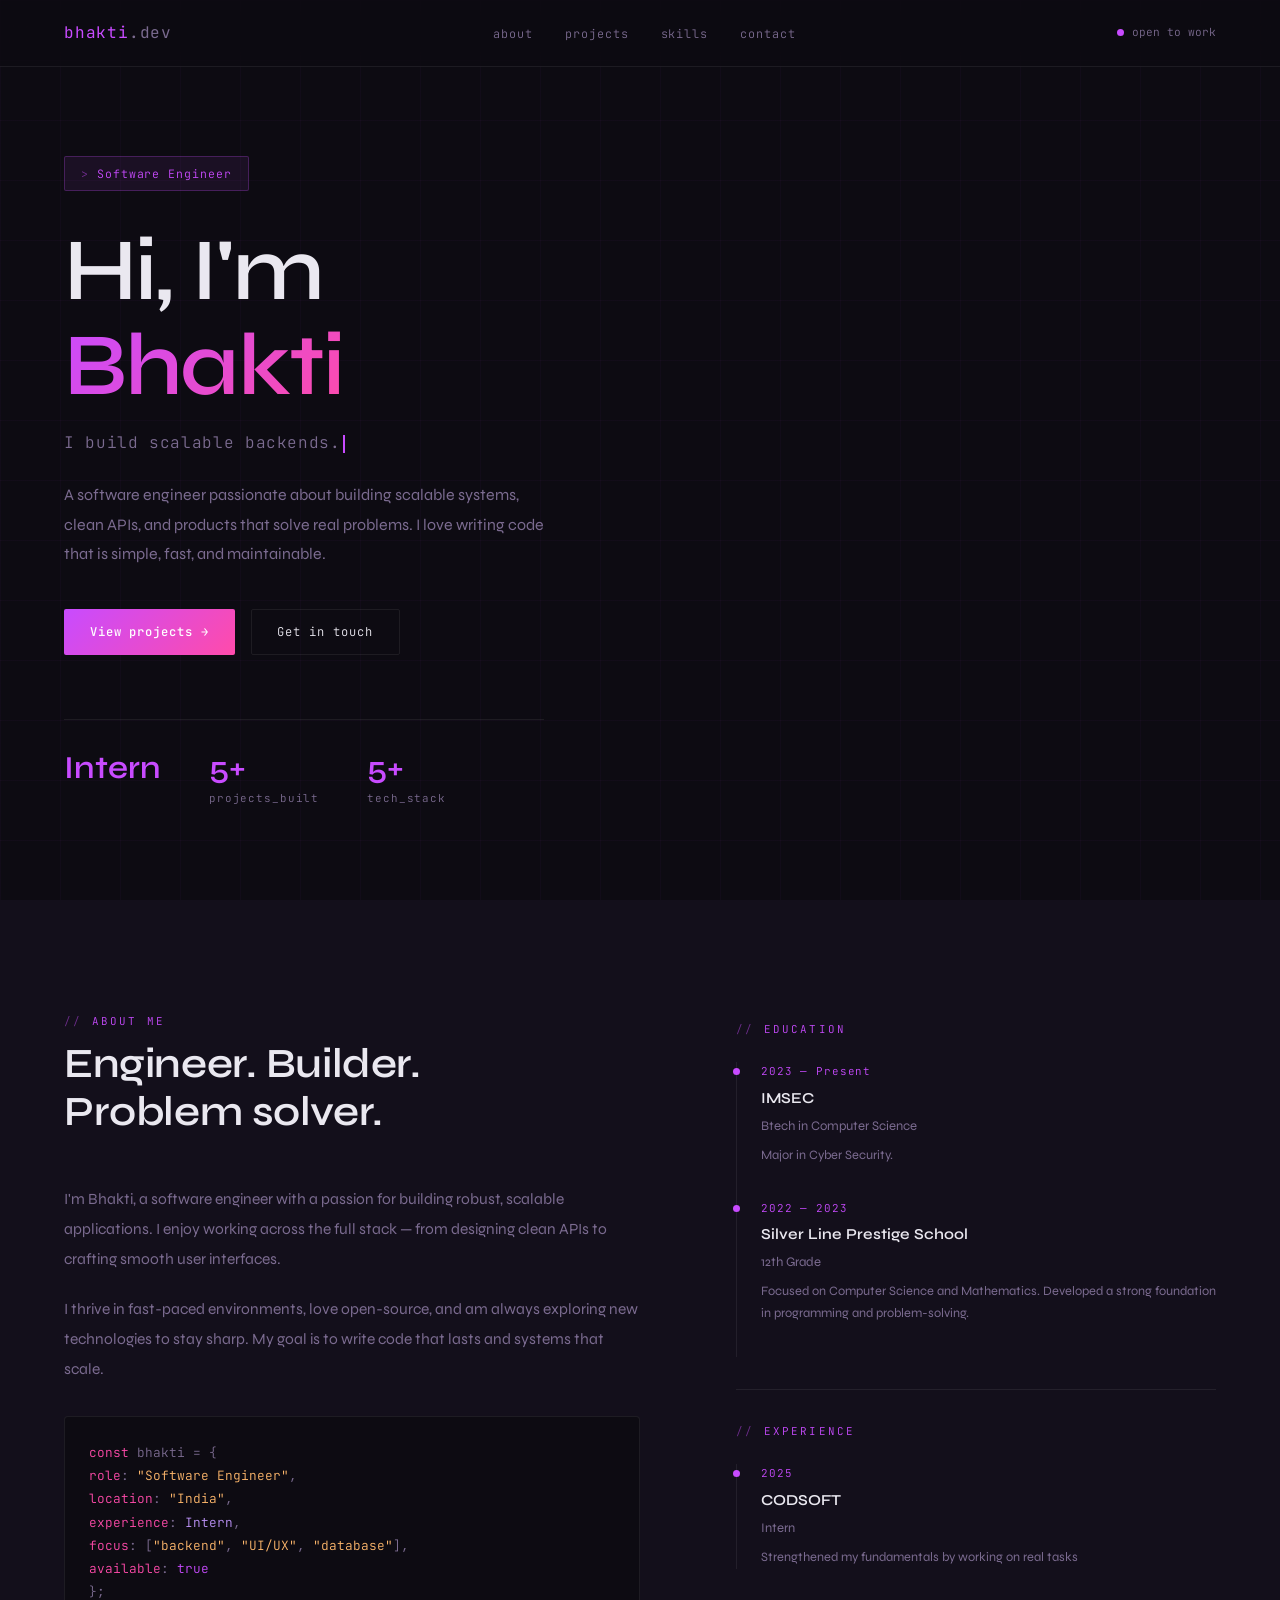
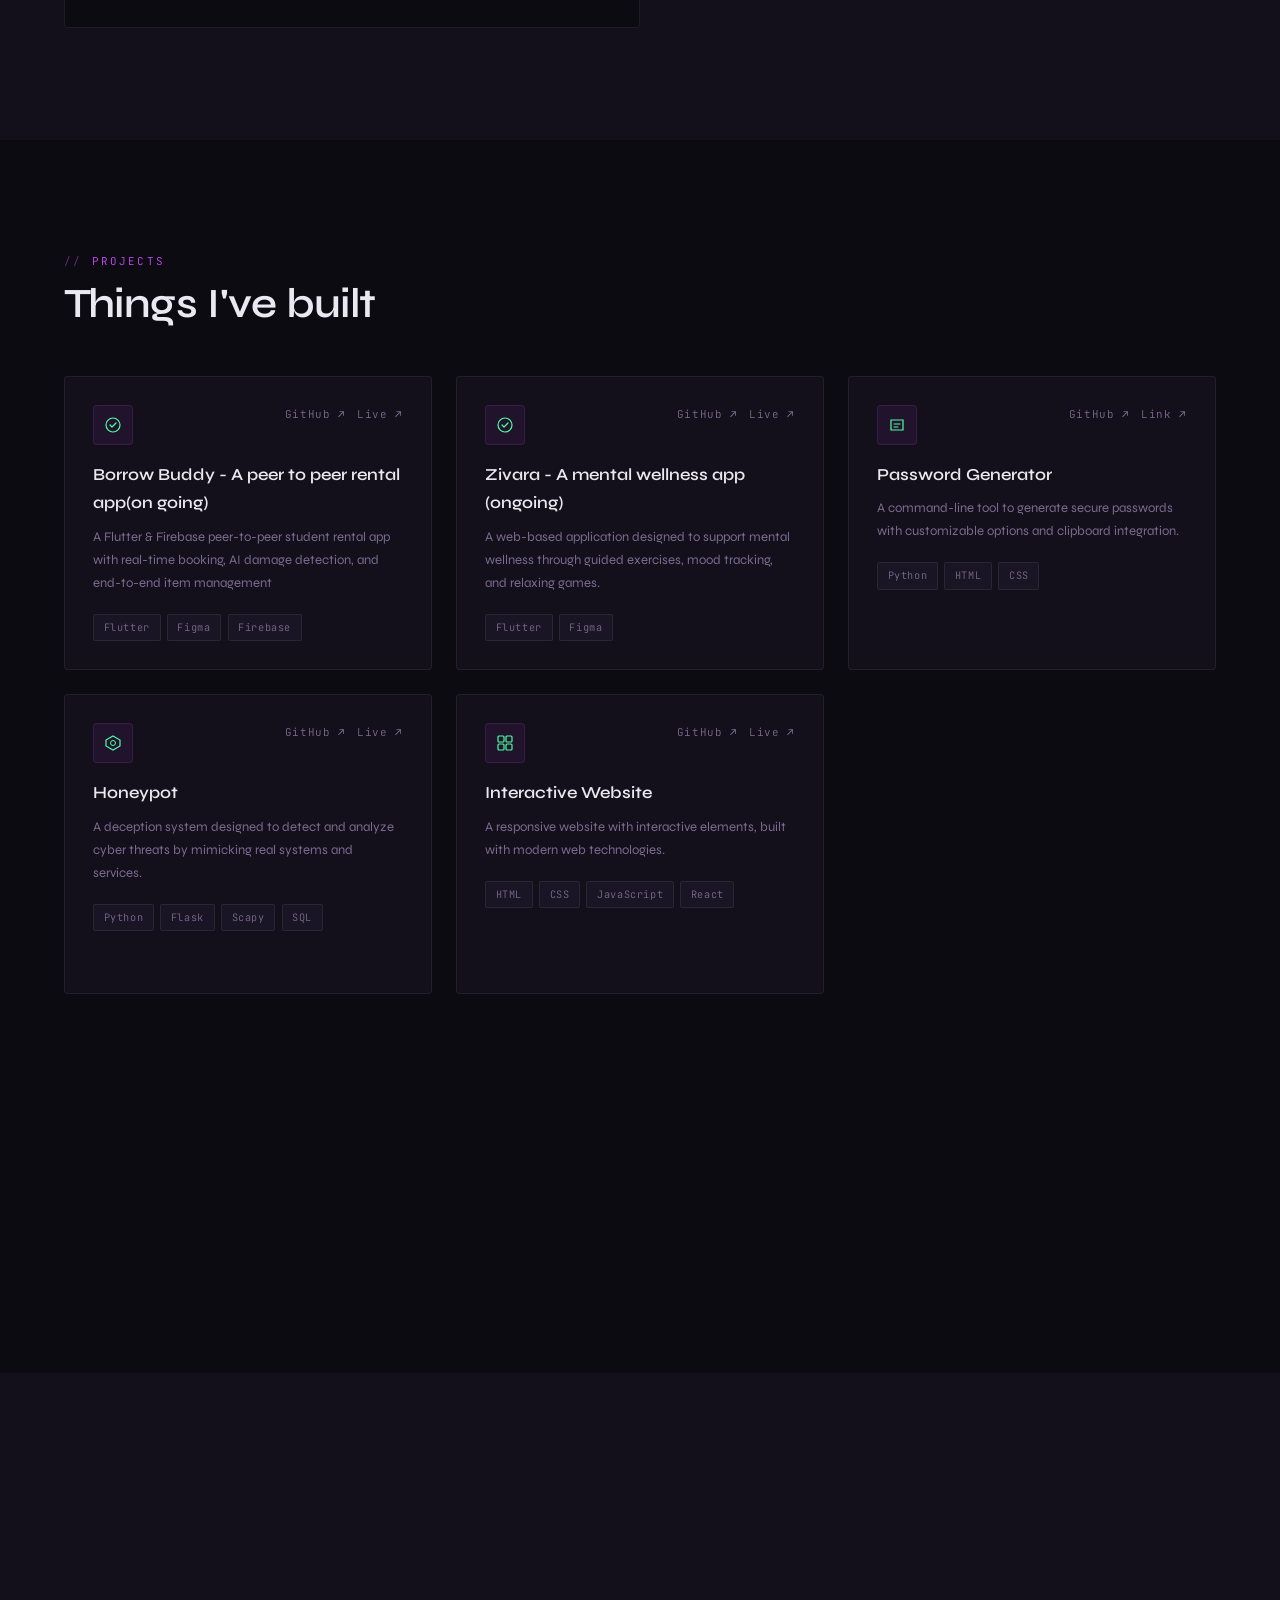
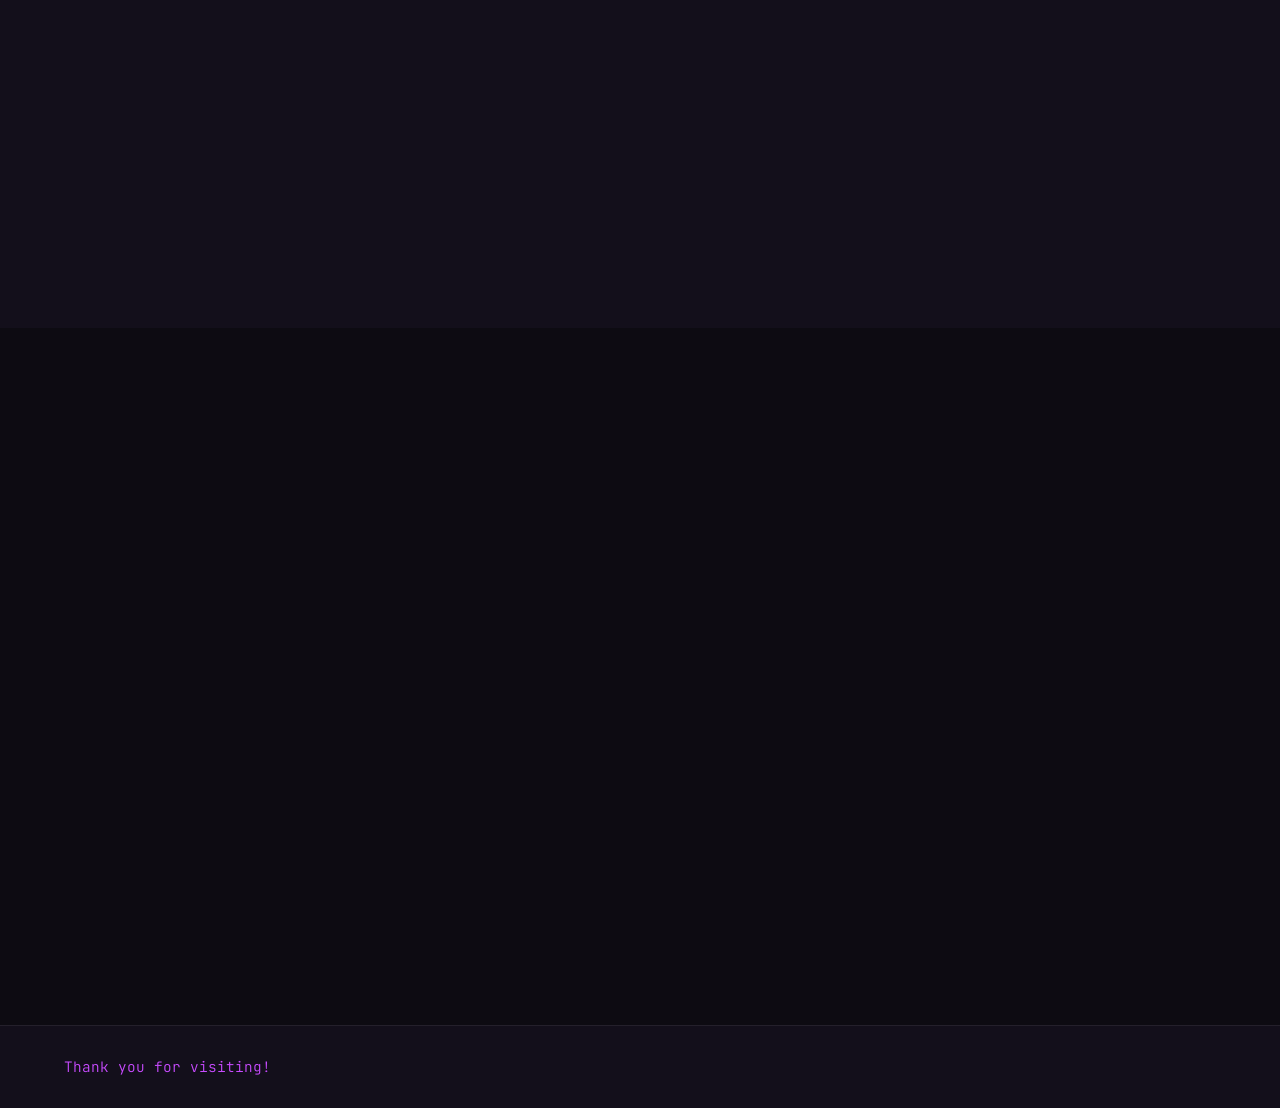
<file: index.html>
<!DOCTYPE html>
<html lang="en">
<head>
<meta charset="UTF-8" />
<meta name="viewport" content="width=device-width, initial-scale=1.0"/>
<title>Bhakti — Software Engineer</title>
<link href="https://fonts.googleapis.com/css2?family=JetBrains+Mono:wght@300;400;500&family=Syne:wght@300;400;600&display=swap" rel="stylesheet"/>
<link rel="Stylesheet" href="style.css">
</head>
<body>

<!-- NAV -->
<nav>
  <div class="nav-logo">bhakti<span>.dev</span></div>
  <ul class="nav-links" id="navLinks">
    <li><a href="#about" onclick="closeMenu()">about</a></li>
    <li><a href="#projects" onclick="closeMenu()">projects</a></li>
    <li><a href="#skills" onclick="closeMenu()">skills</a></li>
    <li><a href="#contact" onclick="closeMenu()">contact</a></li>
  </ul>
  <div class="nav-status">
    <div class="status-dot"></div>
    open to work
  </div>
  <button class="hamburger" onclick="toggleMenu()" aria-label="Menu">
    <span></span><span></span><span></span>
  </button>
</nav>

<!-- HERO -->
<section id="hero">
  <div class="hero-inner">
    <div class="hero-tag">Software Engineer</div>
    <h1 class="hero-name">
      Hi, I'm<br><span class="highlight">Bhakti</span>
    </h1>
    <div class="hero-role">
      I build <span id="typed"></span><span class="cursor"></span>
    </div>
    <p class="hero-desc">A software engineer passionate about building scalable systems, clean APIs, and products that solve real problems. I love writing code that is simple, fast, and maintainable.</p>
    <div class="hero-buttons">
      <a href="#projects" class="btn-accent">View projects →</a>
      <a href="#contact" class="btn-outline">Get in touch</a>
    </div>
    <div class="hero-stats">
      <div>
        <div class="hero-stat-num">Intern</div>
      </div>
      <div>
        <div class="hero-stat-num">5+</div>
        <div class="hero-stat-label">projects_built</div>
      </div>
      <div>
        <div class="hero-stat-num">5+</div>
        <div class="hero-stat-label">tech_stack</div>
      </div>
    </div>
  </div>
</section>

<!-- ABOUT -->
<section id="about">
  <div class="about-grid">
    <div class="fade-in">
      <p class="section-label">about me</p>
      <h2 class="section-title">Engineer. Builder.<br>Problem solver.</h2>
      <p class="about-body">I'm Bhakti, a software engineer with a passion for building robust, scalable applications. I enjoy working across the full stack — from designing clean APIs to crafting smooth user interfaces.</p>
      <p class="about-body">I thrive in fast-paced environments, love open-source, and am always exploring new technologies to stay sharp. My goal is to write code that lasts and systems that scale.</p>
      <div class="about-code">
        <span class="code-line"><span class="code-key">const</span> bhakti = {</span>
        <span class="code-line">  <span class="code-key">role</span>: <span class="code-str">"Software Engineer"</span>,</span>
        <span class="code-line">  <span class="code-key">location</span>: <span class="code-str">"India"</span>,</span>
        <span class="code-line">  <span class="code-key">experience</span>: <span class="code-num">Intern</span>,</span>
        <span class="code-line">  <span class="code-key">focus</span>: [<span class="code-str">"backend"</span>, <span class="code-str">"UI/UX"</span>, <span class="code-str">"database"</span>],</span>
        <span class="code-line">  <span class="code-key">available</span>: <span class="code-val">true</span></span>
        <span class="code-line">};</span>
      </div>
    </div>

    <div class="fade-in about-right">

      <!-- EDUCATION -->
      <p class="section-label" style="margin-bottom:1.5rem">Education</p>
      <div class="exp-item">
        <div class="exp-date">2023 — Present</div>
        <div class="exp-company">IMSEC</div>
        <div class="exp-role">Btech in Computer Science</div>
        <div class="exp-desc">Major in Cyber Security.</div>
      </div>
      <div class="exp-item">
        <div class="exp-date">2022 — 2023</div>
        <div class="exp-company">Silver Line Prestige School</div>
        <div class="exp-role">12th Grade</div>
        <div class="exp-desc">Focused on Computer Science and Mathematics. Developed a strong foundation in programming and problem-solving.</div>
      </div>

      <!-- DIVIDER -->
      <hr class="timeline-divider" />

      <!-- EXPERIENCE -->
      <p class="section-label" style="margin-bottom:1.5rem">Experience</p>
      <div class="exp-item">
        <div class="exp-date">2025</div>
        <div class="exp-company">CODSOFT</div>
        <div class="exp-role">Intern</div>
        <div class="exp-desc">Strengthened my fundamentals by working on real tasks</div>
      </div>

    </div>
  </div>
</section>

<!-- PROJECTS -->
<section id="projects">
  <p class="section-label fade-in">projects</p>
  <h2 class="section-title fade-in">Things I've built</h2>
  <div class="projects-grid">
    <div class="project-card fade-in">
      <div class="project-header">
        <div class="project-icon">
          <svg viewBox="0 0 18 18" fill="none"><circle cx="9" cy="9" r="7" stroke="#4AFFA3" stroke-width="1.2"/><path d="M6 9l2 2 4-4" stroke="#4AFFA3" stroke-width="1.2" stroke-linecap="round" stroke-linejoin="round"/></svg>
        </div>
        <div class="project-links">
          <a href="#">GitHub ↗</a>
          <a href="#">Live ↗</a>
        </div>
      </div>
      <div class="project-name">Borrow Buddy - A peer to peer rental app(on going)</div>
      <p class="project-desc">A Flutter & Firebase peer-to-peer student rental app with real-time booking, AI damage detection, and end-to-end item management</p>
      <div class="tech-stack">
        <span class="tech-tag">Flutter</span>
        <span class="tech-tag">Figma</span>
        <span class="tech-tag">Firebase</span>
      </div>
    </div>


    

    <div class="project-card fade-in">
      <div class="project-header">
        <div class="project-icon">
          <svg viewBox="0 0 18 18" fill="none"><circle cx="9" cy="9" r="7" stroke="#4AFFA3" stroke-width="1.2"/><path d="M6 9l2 2 4-4" stroke="#4AFFA3" stroke-width="1.2" stroke-linecap="round" stroke-linejoin="round"/></svg>
        </div>
        <div class="project-links">
          <a href="#">GitHub ↗</a>
          <a href="#">Live ↗</a>
        </div>
      </div>
      <div class="project-name">Zivara - A mental wellness app (ongoing)</div>
      <p class="project-desc">A web-based application designed to support mental wellness through guided exercises, mood tracking, and relaxing games.</p>
      <div class="tech-stack">
        <span class="tech-tag">Flutter</span>
        <span class="tech-tag">Figma</span>
      </div>
    </div>

    <div class="project-card fade-in">
      <div class="project-header">
        <div class="project-icon">
          <svg viewBox="0 0 18 18" fill="none"><path d="M3 4h12v10H3z" stroke="#4AFFA3" stroke-width="1.2" rx="1"/><path d="M6 8h6M6 11h4" stroke="#4AFFA3" stroke-width="1" stroke-linecap="round"/></svg>
        </div>
        <div class="project-links">
          <a href="https://github.com/chaudharybhakti0-bot/Password-Generator">GitHub ↗</a>
          <a href="#">Link ↗</a>
        </div>
      </div>
      <div class="project-name">Password Generator</div>
      <p class="project-desc">A command-line tool to generate secure passwords with customizable options and clipboard integration.</p>
      <div class="tech-stack">
        <span class="tech-tag">Python</span>
        <span class="tech-tag">HTML</span>
        <span class="tech-tag">CSS</span>
      </div>
    </div>

    <div class="project-card fade-in">
      <div class="project-header">
        <div class="project-icon">
          <svg viewBox="0 0 18 18" fill="none"><polygon points="9,2 16,6 16,12 9,16 2,12 2,6" stroke="#4AFFA3" stroke-width="1.2" fill="none"/><circle cx="9" cy="9" r="2.5" stroke="#4AFFA3" stroke-width="1"/></svg>
        </div>
        <div class="project-links">
          <a href="https://github.com/chaudharybhakti0-bot/Honeypot">GitHub ↗</a>
          <a href="https://chaudharybhakti0-bot.github.io/Honeypot/">Live ↗</a>
        </div>
      </div>
      <div class="project-name">Honeypot</div>
      <p class="project-desc">A deception system designed to detect and analyze cyber threats by mimicking real systems and services.</p>
      <div class="tech-stack">
        <span class="tech-tag">Python</span>
        <span class="tech-tag">Flask</span>
        <span class="tech-tag">Scapy</span>
        <span class="tech-tag">SQL</span>
      </div>
    </div>

    <div class="project-card fade-in">
      <div class="project-header">
        <div class="project-icon">
          <svg viewBox="0 0 18 18" fill="none"><rect x="2" y="2" width="6" height="6" rx="1" stroke="#4AFFA3" stroke-width="1.2"/><rect x="10" y="2" width="6" height="6" rx="1" stroke="#4AFFA3" stroke-width="1.2"/><rect x="2" y="10" width="6" height="6" rx="1" stroke="#4AFFA3" stroke-width="1.2"/><rect x="10" y="10" width="6" height="6" rx="1" stroke="#4AFFA3" stroke-width="1.2"/></svg>
        </div>
        <div class="project-links">
          <a href="https://github.com/chaudharybhakti0-bot/bhakti_Portfolio">GitHub ↗</a>
          <a href="https://chaudharybhakti0-bot.github.io/bhakti_Portfolio/">Live ↗</a>
        </div>
      </div>
      <div class="project-name">Interactive Website</div>
      <p class="project-desc">A responsive website with interactive elements, built with modern web technologies.</p>
      <div class="tech-stack">
        <span class="tech-tag">HTML</span>
        <span class="tech-tag">CSS</span>
        <span class="tech-tag">JavaScript</span>
        <span class="tech-tag">React</span>
      </div>
    </div>

    <div class="project-card fade-in">
      <div class="project-header">
        <div class="project-icon">
          <svg viewBox="0 0 18 18" fill="none"><path d="M9 2v14M2 9h14" stroke="#4AFFA3" stroke-width="1.2" stroke-linecap="round"/><circle cx="9" cy="9" r="3" stroke="#4AFFA3" stroke-width="1"/></svg>
        </div>
        <div class="project-links">
          <a href="https://github.com/chaudharybhakti0-bot/text-generator/blob/main/README.md">GitHub ↗</a>
          <a href="https://chaudharybhakti0-bot.github.io/text-generator/">Live ↗</a>
        </div>
      </div>
      <div class="project-name">Text Generator</div>
      <p class="project-desc">A tool that generates and manipulates text using string processing techniques, built with a clean web interface.</p>
      <div class="tech-stack">
        <span class="tech-tag">Python</span>
        <span class="tech-tag">Flask</span>
        <span class="tech-tag">String Manipulation</span>
        <span class="tech-tag">React</span>
      </div>
    </div>
    <div class="project-card fade-in">
      <div class="project-header">
        <div class="project-icon">
          <svg viewBox="0 0 18 18" fill="none"><rect x="2" y="2" width="14" height="14" rx="2" stroke="#4AFFA3" stroke-width="1.2"/><path d="M5 9h8M5 6h5M5 12h6" stroke="#4AFFA3" stroke-width="1" stroke-linecap="round"/></svg>
        </div>
        <div class="project-links">
          <a href="https://github.com/chaudharybhakti0-bot/Expense-Ledger/blob/main/README.md">GitHub ↗</a>
          <a href="https://chaudharybhakti0-bot.github.io/Expense-Ledger/" >Live ↗</a>
        </div>
      </div>
      <div class="project-name">Expense Ledger </div>
      <p class="project-desc">Tracks income and expenses with real-time balance, category insights, and local storage support.
</p>
      <div class="tech-stack">
        <span class="tech-tag">HTML</span>
        <span class="tech-tag">CSS</span>
      </div>
    </div>
    <div class="project-card fade-in">
      <div class="project-header">
        <div class="project-icon">
          <svg viewBox="0 0 18 18" fill="none"><rect x="2" y="2" width="14" height="14" rx="2" stroke="#4AFFA3" stroke-width="1.2"/><path d="M5 9h8M5 6h5M5 12h6" stroke="#4AFFA3" stroke-width="1" stroke-linecap="round"/></svg>
        </div>
        <div class="project-links">
          <a href="https://github.com/chaudharybhakti0-bot/Task-Management">GitHub ↗</a>
          <a href="https://chaudharybhakti0-bot.github.io/Task-Management/">Live ↗</a>
        </div>
      </div>
      <div class="project-name">Task Managemnt</div>
      <p class="project-desc">Focusly turns student chaos into clarity — one task at a time.
</p>
      <div class="tech-stack">
        <span class="tech-tag">HTML</span>
        <span class="tech-tag">CSS</span>
        <span class="tech-tag">Java Script</span>
      </div>
    </div>

  </div>
</section>

<!-- SKILLS -->
<section id="skills">
  <p class="section-label fade-in">skills</p>
  <h2 class="section-title fade-in">Tech stack</h2>
  <div class="skills-grid">
    <div class="skill-category fade-in">
      <div class="skill-cat-title">Languages</div>
      <div class="skill-pills">
        <span class="skill-pill">Java</span>
        <span class="skill-pill">Python</span>
      </div>
    </div>
    <div class="skill-category fade-in">
      <div class="skill-cat-title">Frontend</div>
      <div class="skill-pills">
        <span class="skill-pill">JavaScript</span>
        <span class="skill-pill">HTML</span>
        <span class="skill-pill">CSS</span>
      </div>
    </div>
    <div class="skill-category fade-in">
      <div class="skill-cat-title">Databases</div>
      <div class="skill-pills">
        <span class="skill-pill">MySQL</span>
      </div>
    </div>
    <div class="skill-category fade-in">
      <div class="skill-cat-title">Tools</div>
      <div class="skill-pills">
        <span class="skill-pill">Git</span>
        <span class="skill-pill">VS Code</span>
        <span class="skill-pill">Figma</span>
      </div>
    </div>
  </div>
</section>

<!-- CONTACT -->
<section id="contact">
  <div class="contact-layout">
    <div class="fade-in">
      <p class="section-label">contact</p>
      <h2 class="section-title">Let's build<br>something together</h2>
      <p class="contact-body">Have an interesting project, a job opportunity, or just want to talk tech? My inbox is always open — I try to respond within 24 hours.</p>
      <a href="mailto:chaudharybhakti0@gmail.com" class="contact-email-link">
  Email Me
</a>
      <div class="social-row">
        <a href="https://github.com/chaudharybhakti0-bot">GitHub ↗</a>
        <a href="https://www.linkedin.com/in/bhakti-chaudhary-361678294/">LinkedIn ↗</a>
        <a href="https://leetcode.com/u/fA9lhBSCs5/">Leetcode ↗</a>
        <a href="https://www.canva.com/design/DAHD87jPV5U/XXqPPgFeUdNG_igttcx51A/edit?utm_content=DAHD87jPV5U&utm_campaign=designshare&utm_medium=link2&utm_source=sharebutton">Resume ↗</a>
      </div>
    </div>
    <div class="fade-in">
      <div class="contact-form">
        <div class="form-group">
          <label for="name">name</label>
          <input type="text" id="name" placeholder="Your name" />
        </div>
        <div class="form-group">
          <label for="email">email</label>
          <input type="email" id="email" placeholder="your@email.com" />
        </div>
        <div class="form-group">
          <label for="subject">subject</label>
          <input type="text" id="subject" placeholder="What's this about?" />
        </div>
        <div class="form-group">
          <label for="message">message</label>
          <textarea id="message" placeholder="Tell me more..."></textarea>
        </div>
        <button class="submit-btn" onclick="handleSubmit()">send_message() →</button>
      </div>
    </div>
  </div>
</section>

<!-- FOOTER -->
<footer>
  <div class="footer-logo">Thank you for visiting!</div>
</footer>
<script>
  const phrases = ["scalable backends.", "clean APIs.", "fast web apps.", "things that matter."];
  let pIdx = 0, cIdx = 0, deleting = false;
  const el = document.getElementById('typed');
  function type() {
    const phrase = phrases[pIdx];
    if (!deleting) {
      el.textContent = phrase.slice(0, ++cIdx);
      if (cIdx === phrase.length) { deleting = true; setTimeout(type, 1800); return; }
    } else {
      el.textContent = phrase.slice(0, --cIdx);
      if (cIdx === 0) { deleting = false; pIdx = (pIdx + 1) % phrases.length; }
    }
    setTimeout(type, deleting ? 50 : 80);
  }
  type();

  const observer = new IntersectionObserver((entries) => {
    entries.forEach((e, i) => {
      if (e.isIntersecting) setTimeout(() => e.target.classList.add('visible'), i * 80);
    });
  }, { threshold: 0.1 });
  document.querySelectorAll('.fade-in').forEach(el => observer.observe(el));

  function toggleMenu() { document.getElementById('navLinks').classList.toggle('open'); }
  function closeMenu() { document.getElementById('navLinks').classList.remove('open'); }

  function handleSubmit() {
    const name = document.getElementById('name').value;
    if (!name.trim()) { alert('Please enter your name.'); return; }
    alert('Message sent! I\'ll get back to you soon, ' + name + '.');
  }
</script>
</body>
</html>
</file>
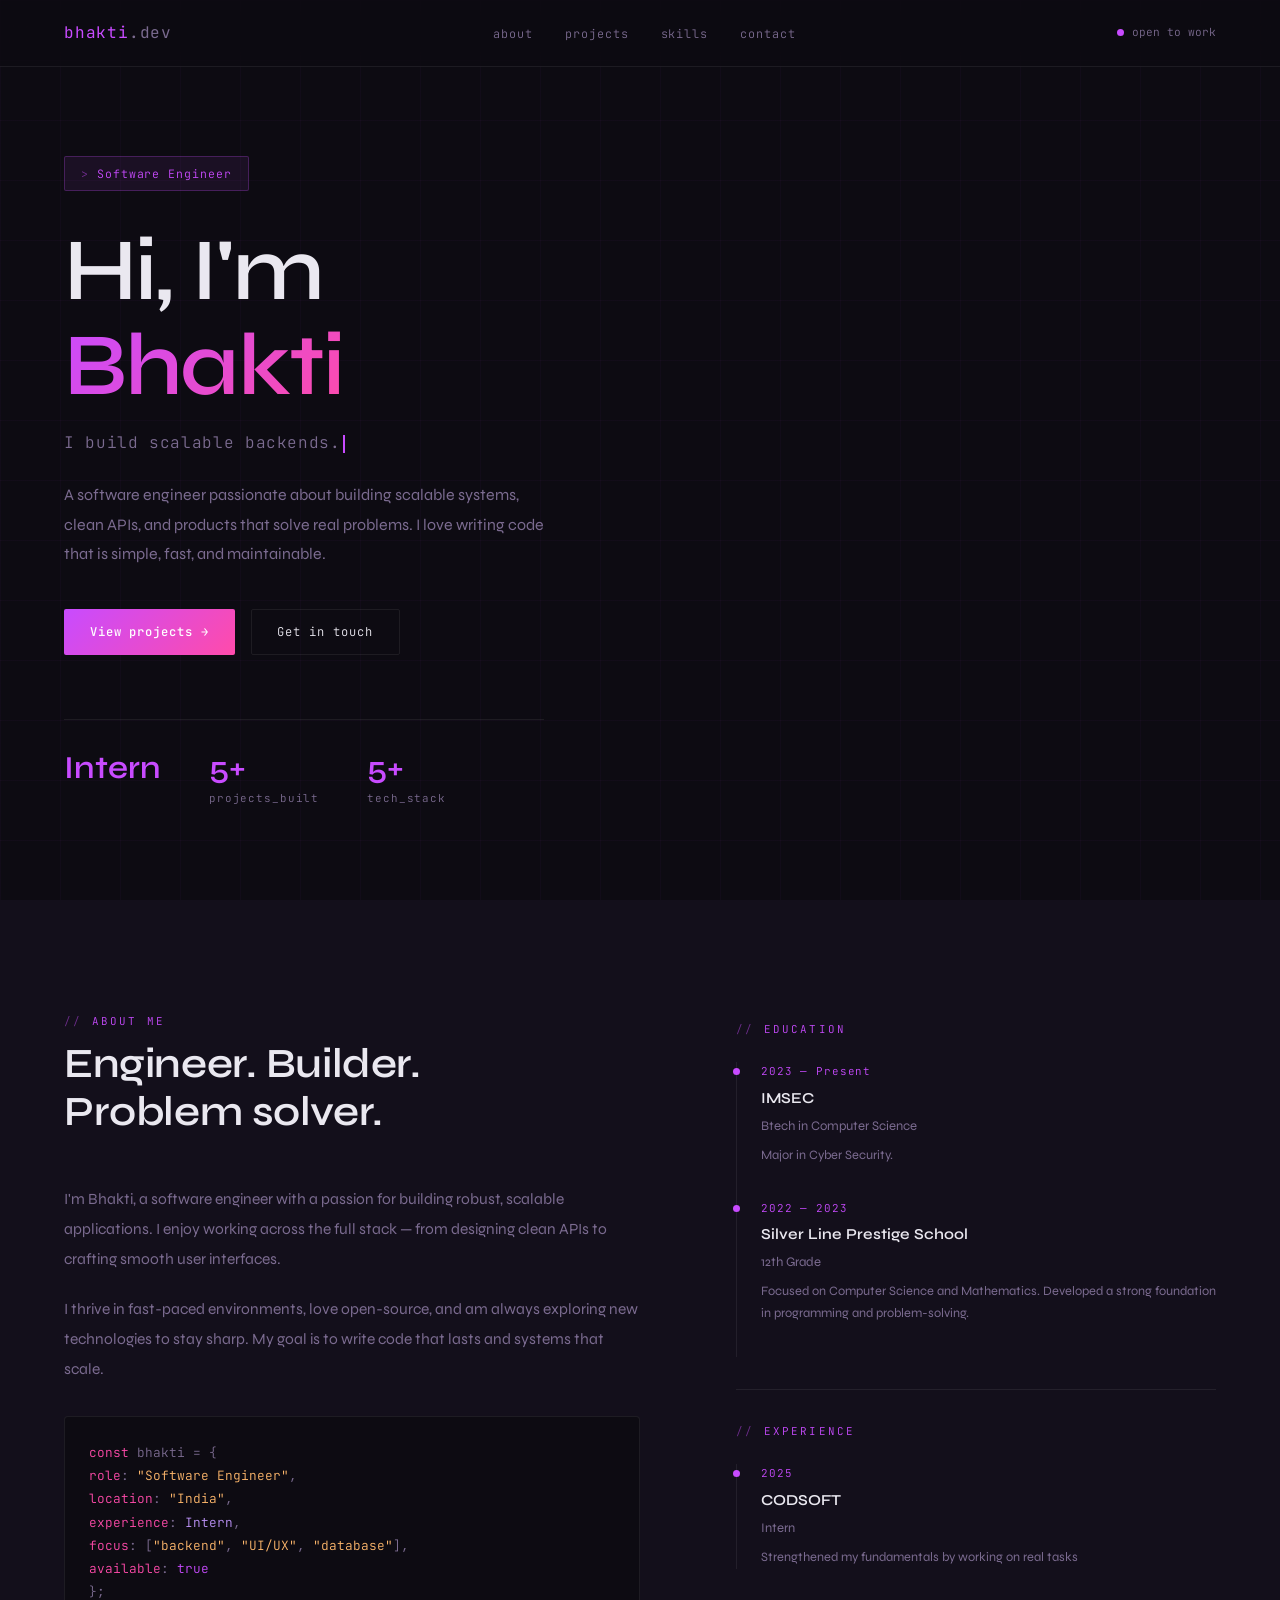
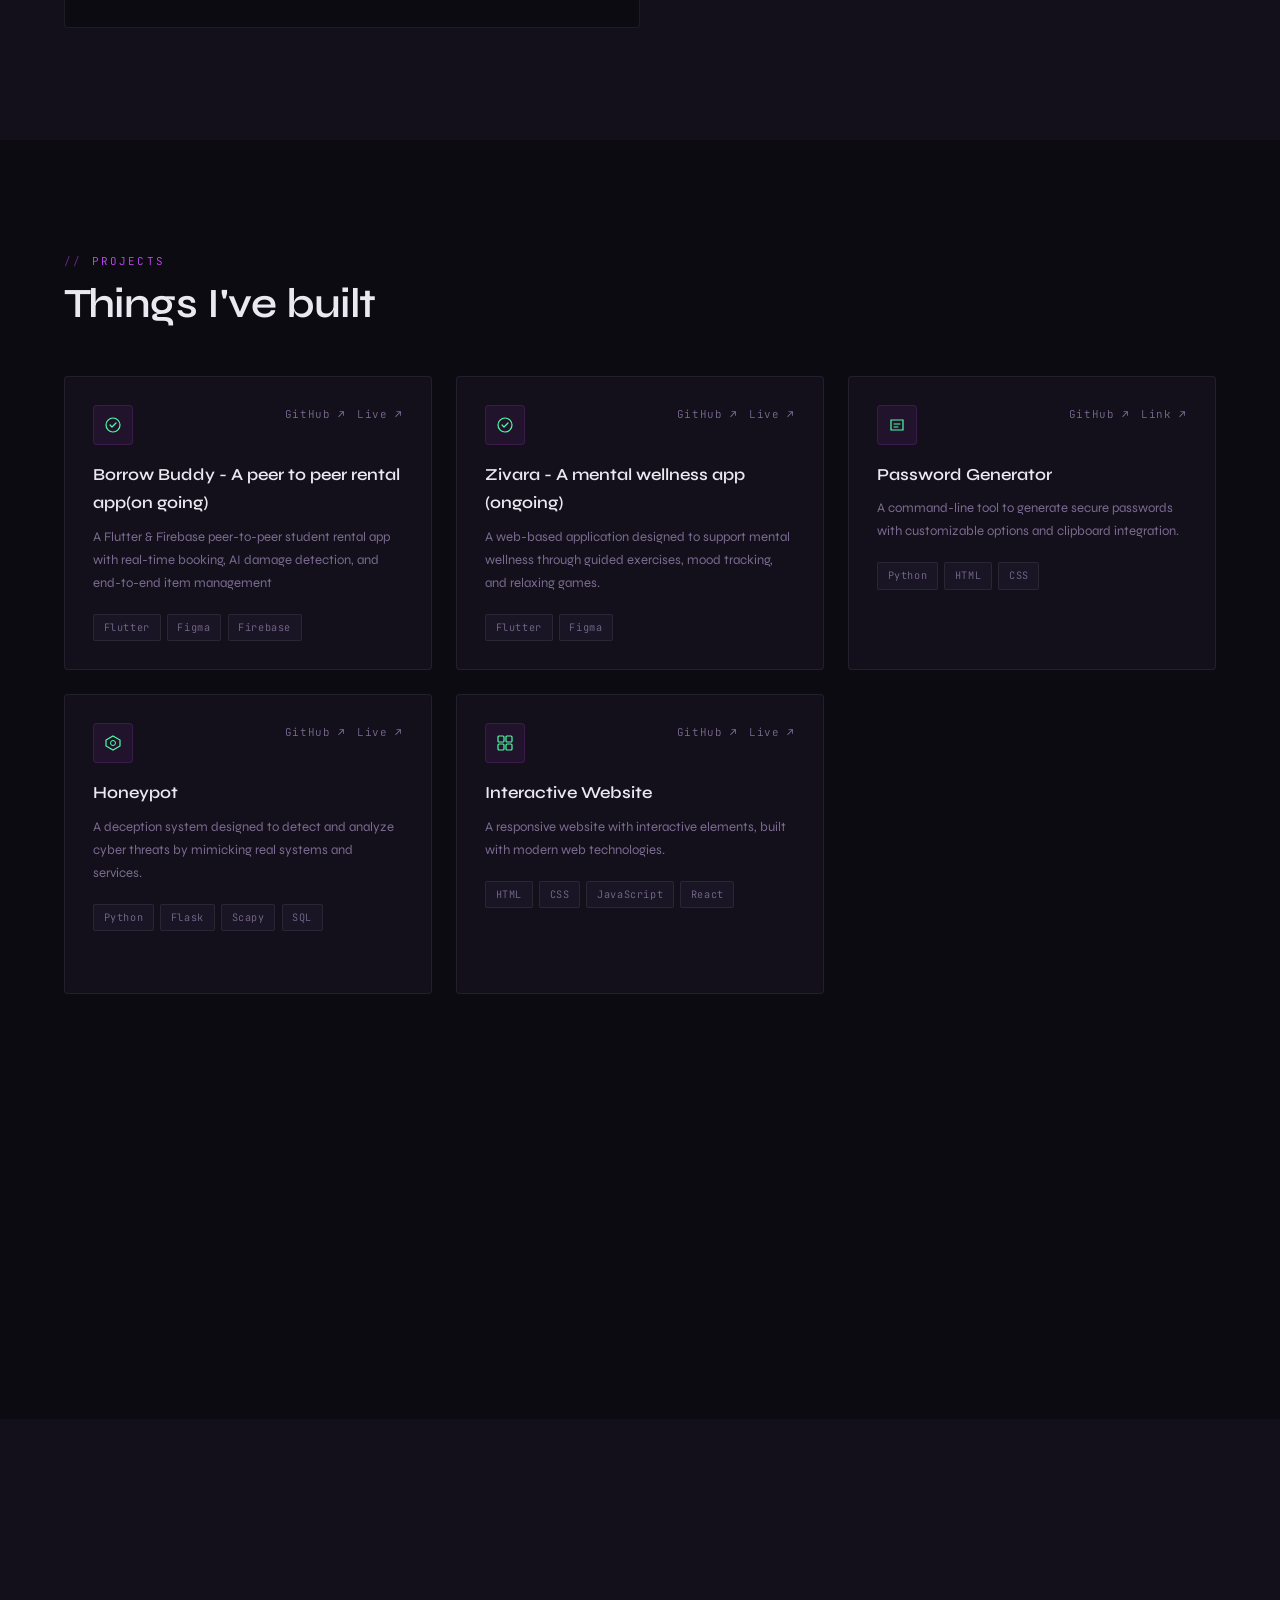
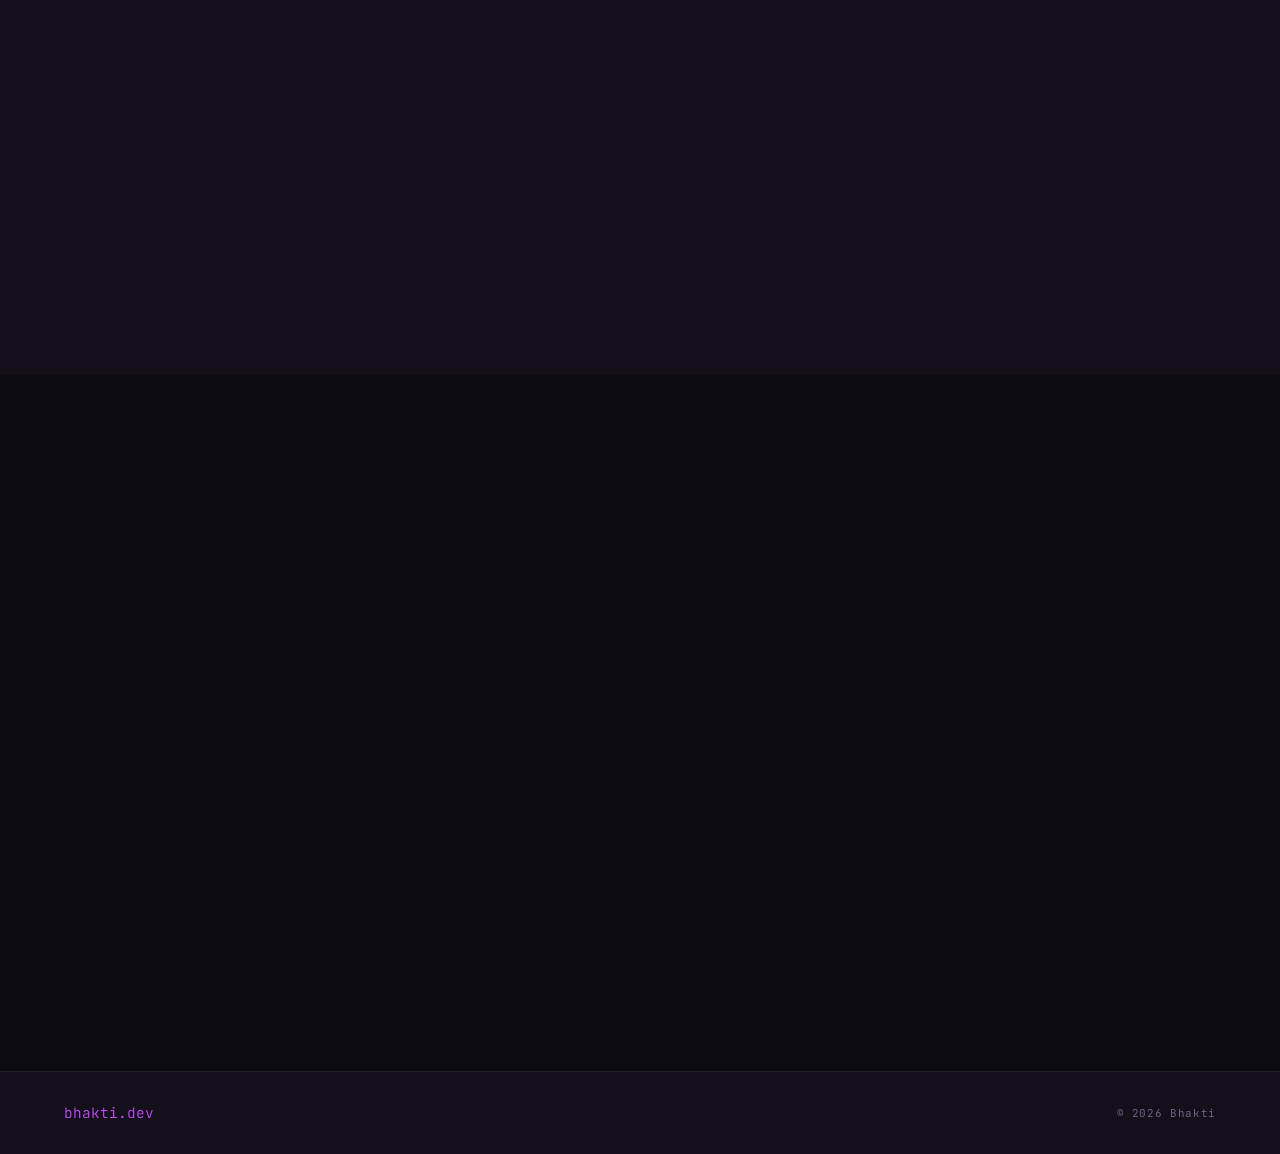
<file: web.html>
<!DOCTYPE html>
<html lang="en">
<head>
<meta charset="UTF-8" />
<meta name="viewport" content="width=device-width, initial-scale=1.0"/>
<title>Bhakti — Software Engineer</title>
<link href="https://fonts.googleapis.com/css2?family=JetBrains+Mono:wght@300;400;500&family=Syne:wght@300;400;600&display=swap" rel="stylesheet"/>
<link rel="Stylesheet" href="style.css">
</head>
<body>

<!-- NAV -->
<nav>
  <div class="nav-logo">bhakti<span>.dev</span></div>
  <ul class="nav-links" id="navLinks">
    <li><a href="#about" onclick="closeMenu()">about</a></li>
    <li><a href="#projects" onclick="closeMenu()">projects</a></li>
    <li><a href="#skills" onclick="closeMenu()">skills</a></li>
    <li><a href="#contact" onclick="closeMenu()">contact</a></li>
  </ul>
  <div class="nav-status">
    <div class="status-dot"></div>
    open to work
  </div>
  <button class="hamburger" onclick="toggleMenu()" aria-label="Menu">
    <span></span><span></span><span></span>
  </button>
</nav>

<!-- HERO -->
<section id="hero">
  <div class="hero-inner">
    <div class="hero-tag">Software Engineer</div>
    <h1 class="hero-name">
      Hi, I'm<br><span class="highlight">Bhakti</span>
    </h1>
    <div class="hero-role">
      I build <span id="typed"></span><span class="cursor"></span>
    </div>
    <p class="hero-desc">A software engineer passionate about building scalable systems, clean APIs, and products that solve real problems. I love writing code that is simple, fast, and maintainable.</p>
    <div class="hero-buttons">
      <a href="#projects" class="btn-accent">View projects →</a>
      <a href="#contact" class="btn-outline">Get in touch</a>
    </div>
    <div class="hero-stats">
      <div>
        <div class="hero-stat-num">Intern</div>
      </div>
      <div>
        <div class="hero-stat-num">5+</div>
        <div class="hero-stat-label">projects_built</div>
      </div>
      <div>
        <div class="hero-stat-num">5+</div>
        <div class="hero-stat-label">tech_stack</div>
      </div>
    </div>
  </div>
</section>

<!-- ABOUT -->
<section id="about">
  <div class="about-grid">
    <div class="fade-in">
      <p class="section-label">about me</p>
      <h2 class="section-title">Engineer. Builder.<br>Problem solver.</h2>
      <p class="about-body">I'm Bhakti, a software engineer with a passion for building robust, scalable applications. I enjoy working across the full stack — from designing clean APIs to crafting smooth user interfaces.</p>
      <p class="about-body">I thrive in fast-paced environments, love open-source, and am always exploring new technologies to stay sharp. My goal is to write code that lasts and systems that scale.</p>
      <div class="about-code">
        <span class="code-line"><span class="code-key">const</span> bhakti = {</span>
        <span class="code-line">  <span class="code-key">role</span>: <span class="code-str">"Software Engineer"</span>,</span>
        <span class="code-line">  <span class="code-key">location</span>: <span class="code-str">"India"</span>,</span>
        <span class="code-line">  <span class="code-key">experience</span>: <span class="code-num">Intern</span>,</span>
        <span class="code-line">  <span class="code-key">focus</span>: [<span class="code-str">"backend"</span>, <span class="code-str">"UI/UX"</span>, <span class="code-str">"database"</span>],</span>
        <span class="code-line">  <span class="code-key">available</span>: <span class="code-val">true</span></span>
        <span class="code-line">};</span>
      </div>
    </div>

    <div class="fade-in about-right">

      <!-- EDUCATION -->
      <p class="section-label" style="margin-bottom:1.5rem">Education</p>
      <div class="exp-item">
        <div class="exp-date">2023 — Present</div>
        <div class="exp-company">IMSEC</div>
        <div class="exp-role">Btech in Computer Science</div>
        <div class="exp-desc">Major in Cyber Security.</div>
      </div>
      <div class="exp-item">
        <div class="exp-date">2022 — 2023</div>
        <div class="exp-company">Silver Line Prestige School</div>
        <div class="exp-role">12th Grade</div>
        <div class="exp-desc">Focused on Computer Science and Mathematics. Developed a strong foundation in programming and problem-solving.</div>
      </div>

      <!-- DIVIDER -->
      <hr class="timeline-divider" />

      <!-- EXPERIENCE -->
      <p class="section-label" style="margin-bottom:1.5rem">Experience</p>
      <div class="exp-item">
        <div class="exp-date">2025</div>
        <div class="exp-company">CODSOFT</div>
        <div class="exp-role">Intern</div>
        <div class="exp-desc">Strengthened my fundamentals by working on real tasks</div>
      </div>

    </div>
  </div>
</section>

<!-- PROJECTS -->
<section id="projects">
  <p class="section-label fade-in">projects</p>
  <h2 class="section-title fade-in">Things I've built</h2>
  <div class="projects-grid">
    <div class="project-card fade-in">
      <div class="project-header">
        <div class="project-icon">
          <svg viewBox="0 0 18 18" fill="none"><circle cx="9" cy="9" r="7" stroke="#4AFFA3" stroke-width="1.2"/><path d="M6 9l2 2 4-4" stroke="#4AFFA3" stroke-width="1.2" stroke-linecap="round" stroke-linejoin="round"/></svg>
        </div>
        <div class="project-links">
          <a href="#">GitHub ↗</a>
          <a href="#">Live ↗</a>
        </div>
      </div>
      <div class="project-name">Borrow Buddy - A peer to peer rental app(on going)</div>
      <p class="project-desc">A Flutter & Firebase peer-to-peer student rental app with real-time booking, AI damage detection, and end-to-end item management</p>
      <div class="tech-stack">
        <span class="tech-tag">Flutter</span>
        <span class="tech-tag">Figma</span>
        <span class="tech-tag">Firebase</span>
      </div>
    </div>


    

    <div class="project-card fade-in">
      <div class="project-header">
        <div class="project-icon">
          <svg viewBox="0 0 18 18" fill="none"><circle cx="9" cy="9" r="7" stroke="#4AFFA3" stroke-width="1.2"/><path d="M6 9l2 2 4-4" stroke="#4AFFA3" stroke-width="1.2" stroke-linecap="round" stroke-linejoin="round"/></svg>
        </div>
        <div class="project-links">
          <a href="#">GitHub ↗</a>
          <a href="#">Live ↗</a>
        </div>
      </div>
      <div class="project-name">Zivara - A mental wellness app (ongoing)</div>
      <p class="project-desc">A web-based application designed to support mental wellness through guided exercises, mood tracking, and relaxing games.</p>
      <div class="tech-stack">
        <span class="tech-tag">Flutter</span>
        <span class="tech-tag">Figma</span>
      </div>
    </div>

    <div class="project-card fade-in">
      <div class="project-header">
        <div class="project-icon">
          <svg viewBox="0 0 18 18" fill="none"><path d="M3 4h12v10H3z" stroke="#4AFFA3" stroke-width="1.2" rx="1"/><path d="M6 8h6M6 11h4" stroke="#4AFFA3" stroke-width="1" stroke-linecap="round"/></svg>
        </div>
        <div class="project-links">
          <a href="#">GitHub ↗</a>
          <a href="#">Link ↗</a>
        </div>
      </div>
      <div class="project-name">Password Generator</div>
      <p class="project-desc">A command-line tool to generate secure passwords with customizable options and clipboard integration.</p>
      <div class="tech-stack">
        <span class="tech-tag">Python</span>
        <span class="tech-tag">HTML</span>
        <span class="tech-tag">CSS</span>
      </div>
    </div>

    <div class="project-card fade-in">
      <div class="project-header">
        <div class="project-icon">
          <svg viewBox="0 0 18 18" fill="none"><polygon points="9,2 16,6 16,12 9,16 2,12 2,6" stroke="#4AFFA3" stroke-width="1.2" fill="none"/><circle cx="9" cy="9" r="2.5" stroke="#4AFFA3" stroke-width="1"/></svg>
        </div>
        <div class="project-links">
          <a href="#">GitHub ↗</a>
          <a href="#">Live ↗</a>
        </div>
      </div>
      <div class="project-name">Honeypot</div>
      <p class="project-desc">A deception system designed to detect and analyze cyber threats by mimicking real systems and services.</p>
      <div class="tech-stack">
        <span class="tech-tag">Python</span>
        <span class="tech-tag">Flask</span>
        <span class="tech-tag">Scapy</span>
        <span class="tech-tag">SQL</span>
      </div>
    </div>

    <div class="project-card fade-in">
      <div class="project-header">
        <div class="project-icon">
          <svg viewBox="0 0 18 18" fill="none"><rect x="2" y="2" width="6" height="6" rx="1" stroke="#4AFFA3" stroke-width="1.2"/><rect x="10" y="2" width="6" height="6" rx="1" stroke="#4AFFA3" stroke-width="1.2"/><rect x="2" y="10" width="6" height="6" rx="1" stroke="#4AFFA3" stroke-width="1.2"/><rect x="10" y="10" width="6" height="6" rx="1" stroke="#4AFFA3" stroke-width="1.2"/></svg>
        </div>
        <div class="project-links">
          <a href="#">GitHub ↗</a>
          <a href="#">Live ↗</a>
        </div>
      </div>
      <div class="project-name">Interactive Website</div>
      <p class="project-desc">A responsive website with interactive elements, built with modern web technologies.</p>
      <div class="tech-stack">
        <span class="tech-tag">HTML</span>
        <span class="tech-tag">CSS</span>
        <span class="tech-tag">JavaScript</span>
        <span class="tech-tag">React</span>
      </div>
    </div>

    <div class="project-card fade-in">
      <div class="project-header">
        <div class="project-icon">
          <svg viewBox="0 0 18 18" fill="none"><path d="M9 2v14M2 9h14" stroke="#4AFFA3" stroke-width="1.2" stroke-linecap="round"/><circle cx="9" cy="9" r="3" stroke="#4AFFA3" stroke-width="1"/></svg>
        </div>
        <div class="project-links">
          <a href="https://github.com/chaudharybhakti0-bot/text-generator/blob/main/README.md">GitHub ↗</a>
          <a href="https://chaudharybhakti0-bot.github.io/text-generator/">Live ↗</a>
        </div>
      </div>
      <div class="project-name">Text Generator</div>
      <p class="project-desc">A tool that generates and manipulates text using string processing techniques, built with a clean web interface.</p>
      <div class="tech-stack">
        <span class="tech-tag">Python</span>
        <span class="tech-tag">Flask</span>
        <span class="tech-tag">String Manipulation</span>
        <span class="tech-tag">React</span>
      </div>
    </div>
    <div class="project-card fade-in">
      <div class="project-header">
        <div class="project-icon">
          <svg viewBox="0 0 18 18" fill="none"><rect x="2" y="2" width="14" height="14" rx="2" stroke="#4AFFA3" stroke-width="1.2"/><path d="M5 9h8M5 6h5M5 12h6" stroke="#4AFFA3" stroke-width="1" stroke-linecap="round"/></svg>
        </div>
        <div class="project-links">
          <a href="https://github.com/chaudharybhakti0-bot/Expense-Ledger/blob/main/README.md">GitHub ↗</a>
          <a href="https://chaudharybhakti0-bot.github.io/Expense-Ledger/" >Live ↗</a>
        </div>
      </div>
      <div class="project-name">Expense Ledger </div>
      <p class="project-desc">Tracks income and expenses with real-time balance, category insights, and local storage support.
</p>
      <div class="tech-stack">
        <span class="tech-tag">HTML</span>
        <span class="tech-tag">CSS</span>
      </div>
    </div>
    <div class="project-card fade-in">
      <div class="project-header">
        <div class="project-icon">
          <svg viewBox="0 0 18 18" fill="none"><rect x="2" y="2" width="14" height="14" rx="2" stroke="#4AFFA3" stroke-width="1.2"/><path d="M5 9h8M5 6h5M5 12h6" stroke="#4AFFA3" stroke-width="1" stroke-linecap="round"/></svg>
        </div>
        <div class="project-links">
          <a href="#">GitHub ↗</a>
          <a href="#">Live ↗</a>
        </div>
      </div>
      <div class="project-name">TO DO List</div>
      <p class="project-desc">A simple To-Do List web app that allows users to add and manage tasks with deadlines. It uses localStorage to save data, ensuring tasks persist even after refreshing the page.
</p>
      <div class="tech-stack">
        <span class="tech-tag">HTML</span>
        <span class="tech-tag">CSS</span>
        <span class="tech-tag">Java Script</span>
      </div>
    </div>

  </div>
</section>

<!-- SKILLS -->
<section id="skills">
  <p class="section-label fade-in">skills</p>
  <h2 class="section-title fade-in">Tech stack</h2>
  <div class="skills-grid">
    <div class="skill-category fade-in">
      <div class="skill-cat-title">Languages</div>
      <div class="skill-pills">
        <span class="skill-pill">Java</span>
        <span class="skill-pill">Python</span>
      </div>
    </div>
    <div class="skill-category fade-in">
      <div class="skill-cat-title">Frontend</div>
      <div class="skill-pills">
        <span class="skill-pill">JavaScript</span>
        <span class="skill-pill">HTML</span>
        <span class="skill-pill">CSS</span>
      </div>
    </div>
    <div class="skill-category fade-in">
      <div class="skill-cat-title">Databases</div>
      <div class="skill-pills">
        <span class="skill-pill">MySQL</span>
      </div>
    </div>
    <div class="skill-category fade-in">
      <div class="skill-cat-title">Tools</div>
      <div class="skill-pills">
        <span class="skill-pill">Git</span>
        <span class="skill-pill">VS Code</span>
        <span class="skill-pill">Figma</span>
      </div>
    </div>
  </div>
</section>

<!-- CONTACT -->
<section id="contact">
  <div class="contact-layout">
    <div class="fade-in">
      <p class="section-label">contact</p>
      <h2 class="section-title">Let's build<br>something together</h2>
      <p class="contact-body">Have an interesting project, a job opportunity, or just want to talk tech? My inbox is always open — I try to respond within 24 hours.</p>
      <a href="mailto:chaudharybhakti0@gmail.com" class="contact-email-link">hello@bhakti.mail</a>
      <div class="social-row">
        <a href="https://github.com/chaudharybhakti0-bot">GitHub ↗</a>
        <a href="https://www.linkedin.com/in/bhakti-chaudhary-361678294/">LinkedIn ↗</a>
        <a href="https://leetcode.com/u/fA9lhBSCs5/">Leetcode ↗</a>
        <a href="https://www.canva.com/design/DAHD87jPV5U/XXqPPgFeUdNG_igttcx51A/edit?utm_content=DAHD87jPV5U&utm_campaign=designshare&utm_medium=link2&utm_source=sharebutton">Resume ↗</a>
      </div>
    </div>
    <div class="fade-in">
      <div class="contact-form">
        <div class="form-group">
          <label for="name">name</label>
          <input type="text" id="name" placeholder="Your name" />
        </div>
        <div class="form-group">
          <label for="email">email</label>
          <input type="email" id="email" placeholder="your@email.com" />
        </div>
        <div class="form-group">
          <label for="subject">subject</label>
          <input type="text" id="subject" placeholder="What's this about?" />
        </div>
        <div class="form-group">
          <label for="message">message</label>
          <textarea id="message" placeholder="Tell me more..."></textarea>
        </div>
        <button class="submit-btn" onclick="handleSubmit()">send_message() →</button>
      </div>
    </div>
  </div>
</section>

<!-- FOOTER -->
<footer>
  <div class="footer-logo">bhakti.dev</div>
  <div class="footer-copy">© 2026 Bhakti</div>
</footer>
<script>
  const phrases = ["scalable backends.", "clean APIs.", "fast web apps.", "things that matter."];
  let pIdx = 0, cIdx = 0, deleting = false;
  const el = document.getElementById('typed');
  function type() {
    const phrase = phrases[pIdx];
    if (!deleting) {
      el.textContent = phrase.slice(0, ++cIdx);
      if (cIdx === phrase.length) { deleting = true; setTimeout(type, 1800); return; }
    } else {
      el.textContent = phrase.slice(0, --cIdx);
      if (cIdx === 0) { deleting = false; pIdx = (pIdx + 1) % phrases.length; }
    }
    setTimeout(type, deleting ? 50 : 80);
  }
  type();

  const observer = new IntersectionObserver((entries) => {
    entries.forEach((e, i) => {
      if (e.isIntersecting) setTimeout(() => e.target.classList.add('visible'), i * 80);
    });
  }, { threshold: 0.1 });
  document.querySelectorAll('.fade-in').forEach(el => observer.observe(el));

  function toggleMenu() { document.getElementById('navLinks').classList.toggle('open'); }
  function closeMenu() { document.getElementById('navLinks').classList.remove('open'); }

  function handleSubmit() {
    const name = document.getElementById('name').value;
    if (!name.trim()) { alert('Please enter your name.'); return; }
    alert('Message sent! I\'ll get back to you soon, ' + name + '.');
  }
</script>
</body>
</html>
</file>
<file: style.css>
*, *::before, *::after { box-sizing: border-box; margin: 0; padding: 0; }
  :root {
    --bg: #0D0B12;
    --surface: #130F1B;
    --surface2: #1A1525;
    --border: rgba(255,255,255,0.07);
    --text: #EAE8F0;
    --muted: #7B6B90;
    --accent: #C84BFF;
    --accent2: #FF4BAA;
    --accent-dim: rgba(200,75,255,0.08);
  }
  html { scroll-behavior: smooth; }
  body {
    font-family: 'Syne', sans-serif;
    background: var(--bg);
    color: var(--text);
    font-weight: 300;
    line-height: 1.7;
    overflow-x: hidden;
  }
  body::before {
    content: '';
    position: fixed; inset: 0; z-index: 0;
    background-image:
      linear-gradient(rgba(200,75,255,0.03) 1px, transparent 1px),
      linear-gradient(90deg, rgba(200,75,255,0.03) 1px, transparent 1px);
    background-size: 60px 60px;
    pointer-events: none;
  }

  nav {
    position: fixed; top: 0; left: 0; right: 0; z-index: 100;
    display: flex; align-items: center; justify-content: space-between;
    padding: 1.2rem 4rem;
    background: rgba(13,11,18,0.85);
    backdrop-filter: blur(16px);
    border-bottom: 1px solid var(--border);
  }
  .nav-logo { font-family: 'JetBrains Mono', monospace; font-size: 1rem; font-weight: 400; color: var(--accent); letter-spacing: 0.05em; }
  .nav-logo span { color: var(--muted); }
  .nav-links { display: flex; gap: 2rem; list-style: none; }
  .nav-links a { text-decoration: none; font-family: 'JetBrains Mono', monospace; font-size: 0.74rem; color: var(--muted); letter-spacing: 0.08em; transition: color 0.2s; }
  .nav-links a:hover { color: var(--accent); }
  .nav-status { display: flex; align-items: center; gap: 0.5rem; font-family: 'JetBrains Mono', monospace; font-size: 0.7rem; color: var(--muted); }
  .status-dot { width: 7px; height: 7px; border-radius: 50%; background: var(--accent); animation: pulse 2s infinite; }
  @keyframes pulse { 0%, 100% { opacity: 1; } 50% { opacity: 0.3; } }
  .hamburger { display: none; flex-direction: column; gap: 5px; cursor: pointer; background: none; border: none; }
  .hamburger span { display: block; width: 22px; height: 1px; background: var(--text); transition: all 0.3s; }

  #hero { min-height: 100vh; display: flex; align-items: center; padding: 8rem 4rem 4rem; position: relative; z-index: 1; }
  .hero-inner { max-width: 780px; }
  .hero-tag { display: inline-flex; align-items: center; gap: 0.5rem; font-family: 'JetBrains Mono', monospace; font-size: 0.72rem; color: var(--accent); border: 1px solid rgba(200,75,255,0.25); background: var(--accent-dim); padding: 0.4rem 1rem; border-radius: 2px; margin-bottom: 2rem; letter-spacing: 0.08em; }
  .hero-tag::before { content: '> '; opacity: 0.5; }
  .hero-name { font-size: clamp(3rem, 7vw, 5.5rem); font-weight: 600; line-height: 1.08; letter-spacing: -0.02em; margin-bottom: 1rem; }
  .hero-name .highlight { 
    color: transparent;
    background: linear-gradient(135deg, var(--accent), var(--accent2));
    -webkit-background-clip: text;
    background-clip: text;
  }
  .hero-role { font-family: 'JetBrains Mono', monospace; font-size: 1rem; color: var(--muted); margin-bottom: 1.5rem; letter-spacing: 0.04em; }
  .hero-role .cursor { display: inline-block; width: 2px; height: 1.1em; background: var(--accent); margin-left: 2px; vertical-align: text-bottom; animation: blink 1s step-end infinite; }
  @keyframes blink { 50% { opacity: 0; } }
  .hero-desc { font-size: 1rem; color: var(--muted); max-width: 480px; line-height: 1.85; margin-bottom: 2.5rem; }
  .hero-buttons { display: flex; gap: 1rem; flex-wrap: wrap; }
  .btn-accent { display: inline-flex; align-items: center; gap: 0.5rem; background: linear-gradient(135deg, var(--accent), var(--accent2)); color: #fff; text-decoration: none; font-family: 'JetBrains Mono', monospace; font-size: 0.76rem; font-weight: 500; letter-spacing: 0.08em; padding: 0.75rem 1.6rem; border-radius: 2px; transition: opacity 0.2s, transform 0.2s; }
  .btn-accent:hover { opacity: 0.85; transform: translateY(-1px); }
  .btn-outline { display: inline-flex; align-items: center; gap: 0.5rem; border: 1px solid var(--border); color: var(--text); text-decoration: none; font-family: 'JetBrains Mono', monospace; font-size: 0.76rem; letter-spacing: 0.08em; padding: 0.75rem 1.6rem; border-radius: 2px; transition: border-color 0.2s, color 0.2s; }
  .btn-outline:hover { border-color: var(--accent); color: var(--accent); }
  .hero-stats { display: flex; gap: 3rem; margin-top: 4rem; padding-top: 2rem; border-top: 1px solid var(--border); }
  .hero-stat-num { font-size: 2rem; font-weight: 600; color: var(--accent); line-height: 1; }
  .hero-stat-label { font-family: 'JetBrains Mono', monospace; font-size: 0.68rem; color: var(--muted); margin-top: 0.3rem; letter-spacing: 0.08em; }

  section { padding: 7rem 4rem; position: relative; z-index: 1; }
  .section-label { font-family: 'JetBrains Mono', monospace; font-size: 0.68rem; letter-spacing: 0.2em; text-transform: uppercase; color: var(--accent); margin-bottom: 0.6rem; }
  .section-label::before { content: '// '; opacity: 0.5; }
  .section-title { font-size: clamp(1.8rem, 3.5vw, 2.6rem); font-weight: 600; line-height: 1.15; margin-bottom: 3rem; letter-spacing: -0.01em; }

  #about { background: var(--surface); }
  .about-grid { display: grid; grid-template-columns: 1.2fr 1fr; gap: 6rem; align-items: start; }
  .about-body { color: var(--muted); line-height: 1.95; margin-bottom: 1.2rem; font-size: 0.97rem; }
  .about-code { background: var(--bg); border: 1px solid var(--border); border-radius: 4px; padding: 1.5rem; font-family: 'JetBrains Mono', monospace; font-size: 0.8rem; line-height: 1.8; margin-top: 2rem; color: var(--muted); }
  .code-key { color: var(--accent2); }
  .code-val { color: var(--accent); }
  .code-str { color: #FFB86C; }
  .code-num { color: #BD93F9; }
  .code-line { display: block; }
  .about-right { padding-top: 0.5rem; }

  .exp-item { border-left: 1px solid var(--border); padding: 0 0 2rem 1.5rem; position: relative; }
  .exp-item::before { content: ''; position: absolute; left: -4px; top: 6px; width: 7px; height: 7px; border-radius: 50%; background: var(--accent); }
  .exp-item:last-child { padding-bottom: 0; }
  .exp-date { font-family: 'JetBrains Mono', monospace; font-size: 0.68rem; color: var(--accent); letter-spacing: 0.08em; margin-bottom: 0.3rem; }
  .exp-company { font-weight: 600; font-size: 0.95rem; margin-bottom: 0.2rem; }
  .exp-role { font-size: 0.82rem; color: var(--muted); margin-bottom: 0.5rem; }
  .exp-desc { font-size: 0.8rem; color: var(--muted); line-height: 1.7; }
  .timeline-divider { border: none; border-top: 1px solid var(--border); margin: 2rem 0; }

  #projects { background: var(--bg); }
  .projects-grid { display: grid; grid-template-columns: repeat(auto-fit, minmax(320px, 1fr)); gap: 1.5rem; }
  .project-card { background: var(--surface); border: 1px solid var(--border); border-radius: 4px; padding: 1.75rem; transition: border-color 0.3s, transform 0.3s; cursor: pointer; position: relative; overflow: hidden; }
  .project-card::before { content: ''; position: absolute; top: 0; left: 0; right: 0; height: 2px; background: linear-gradient(90deg, var(--accent), var(--accent2)); transform: scaleX(0); transform-origin: left; transition: transform 0.3s; }
  .project-card:hover { border-color: rgba(200,75,255,0.2); transform: translateY(-3px); }
  .project-card:hover::before { transform: scaleX(1); }
  .project-header { display: flex; align-items: flex-start; justify-content: space-between; margin-bottom: 1rem; }
  .project-icon { width: 40px; height: 40px; background: var(--accent-dim); border: 1px solid rgba(200,75,255,0.15); border-radius: 4px; display: flex; align-items: center; justify-content: center; }
  .project-icon svg { width: 18px; height: 18px; }
  .project-links { display: flex; gap: 0.7rem; }
  .project-links a { font-family: 'JetBrains Mono', monospace; font-size: 0.68rem; color: var(--muted); text-decoration: none; letter-spacing: 0.06em; transition: color 0.2s; }
  .project-links a:hover { color: var(--accent); }
  .project-name { font-size: 1.05rem; font-weight: 600; margin-bottom: 0.5rem; }
  .project-desc { font-size: 0.82rem; color: var(--muted); line-height: 1.75; margin-bottom: 1.2rem; }
  .tech-stack { display: flex; flex-wrap: wrap; gap: 0.4rem; }
  .tech-tag { font-family: 'JetBrains Mono', monospace; font-size: 0.64rem; letter-spacing: 0.06em; padding: 0.25rem 0.6rem; background: var(--surface2); border: 1px solid var(--border); border-radius: 2px; color: var(--muted); }

  #skills { background: var(--surface); }
  .skills-grid { display: grid; grid-template-columns: repeat(auto-fit, minmax(240px, 1fr)); gap: 1.2rem; margin-bottom: 3rem; }
  .skill-category { background: var(--bg); border: 1px solid var(--border); border-radius: 4px; padding: 1.5rem; transition: border-color 0.25s; }
  .skill-category:hover { border-color: rgba(200,75,255,0.2); }
  .skill-cat-title { font-family: 'JetBrains Mono', monospace; font-size: 0.72rem; color: var(--accent); letter-spacing: 0.1em; margin-bottom: 1rem; }
  .skill-cat-title::before { content: '[ '; }
  .skill-cat-title::after { content: ' ]'; }
  .skill-pills { display: flex; flex-wrap: wrap; gap: 0.5rem; }
  .skill-pill { font-family: 'JetBrains Mono', monospace; font-size: 0.72rem; padding: 0.35rem 0.8rem; border: 1px solid var(--border); border-radius: 2px; color: var(--text); background: var(--surface); letter-spacing: 0.04em; transition: border-color 0.2s, color 0.2s; }
  .skill-pill:hover { border-color: var(--accent); color: var(--accent); }

  #contact { background: var(--bg); }
  .contact-layout { display: grid; grid-template-columns: 1fr 1fr; gap: 6rem; align-items: start; }
  .contact-body { color: var(--muted); line-height: 1.9; margin-bottom: 2rem; font-size: 0.97rem; }
  .contact-email-link { display: inline-flex; align-items: center; gap: 0.5rem; font-family: 'JetBrains Mono', monospace; font-size: 0.9rem; color: var(--accent); text-decoration: none; border-bottom: 1px solid rgba(200,75,255,0.3); padding-bottom: 3px; margin-bottom: 2rem; transition: opacity 0.2s; }
  .contact-email-link:hover { opacity: 0.7; }
  .social-row { display: flex; gap: 1.5rem; flex-wrap: wrap; }
  .social-row a { font-family: 'JetBrains Mono', monospace; font-size: 0.72rem; color: var(--muted); text-decoration: none; letter-spacing: 0.08em; transition: color 0.2s; }
  .social-row a:hover { color: var(--accent); }
  .contact-form { display: flex; flex-direction: column; gap: 1.2rem; }
  .form-group { display: flex; flex-direction: column; gap: 0.4rem; }
  .form-group label { font-family: 'JetBrains Mono', monospace; font-size: 0.68rem; color: var(--muted); letter-spacing: 0.1em; }
  .form-group label::before { content: '// '; color: rgba(107,112,128,0.4); }
  .form-group input, .form-group textarea { background: var(--surface); border: 1px solid var(--border); border-radius: 2px; padding: 0.8rem 1rem; font-family: 'JetBrains Mono', monospace; font-size: 0.82rem; color: var(--text); outline: none; transition: border-color 0.2s; resize: none; }
  .form-group input:focus, .form-group textarea:focus { border-color: var(--accent); }
  .form-group textarea { min-height: 120px; }
  .submit-btn { align-self: flex-start; background: linear-gradient(135deg, var(--accent), var(--accent2)); color: #fff; border: none; padding: 0.85rem 2rem; font-family: 'JetBrains Mono', monospace; font-size: 0.76rem; font-weight: 500; letter-spacing: 0.1em; cursor: pointer; border-radius: 2px; transition: opacity 0.2s; }
  .submit-btn:hover { opacity: 0.8; }

  footer { background: var(--surface); border-top: 1px solid var(--border); padding: 1.8rem 4rem; display: flex; align-items: center; justify-content: space-between; position: relative; z-index: 1; }
  .footer-logo { font-family: 'JetBrains Mono', monospace; font-size: 0.9rem; color: var(--accent); }
  .footer-copy { font-family: 'JetBrains Mono', monospace; font-size: 0.68rem; color: var(--muted); letter-spacing: 0.06em; }

  .fade-in { opacity: 0; transform: translateY(24px); transition: opacity 0.7s ease, transform 0.7s ease; }
  .fade-in.visible { opacity: 1; transform: none; }

  @media (max-width: 768px) {
    nav { padding: 1.2rem 1.5rem; }
    .nav-links { display: none; flex-direction: column; position: fixed; top: 64px; left: 0; right: 0; background: rgba(13,11,18,0.97); padding: 2rem 1.5rem; gap: 1.5rem; border-bottom: 1px solid var(--border); }
    .nav-links.open { display: flex; }
    .nav-status { display: none; }
    .hamburger { display: flex; }
    #hero { padding: 7rem 1.5rem 4rem; }
    section { padding: 4.5rem 1.5rem; }
    .about-grid, .contact-layout { grid-template-columns: 1fr; gap: 3rem; }
    .hero-stats { gap: 2rem; }
    footer { flex-direction: column; gap: 0.8rem; text-align: center; padding: 1.8rem 1.5rem; }
  }
</file>
